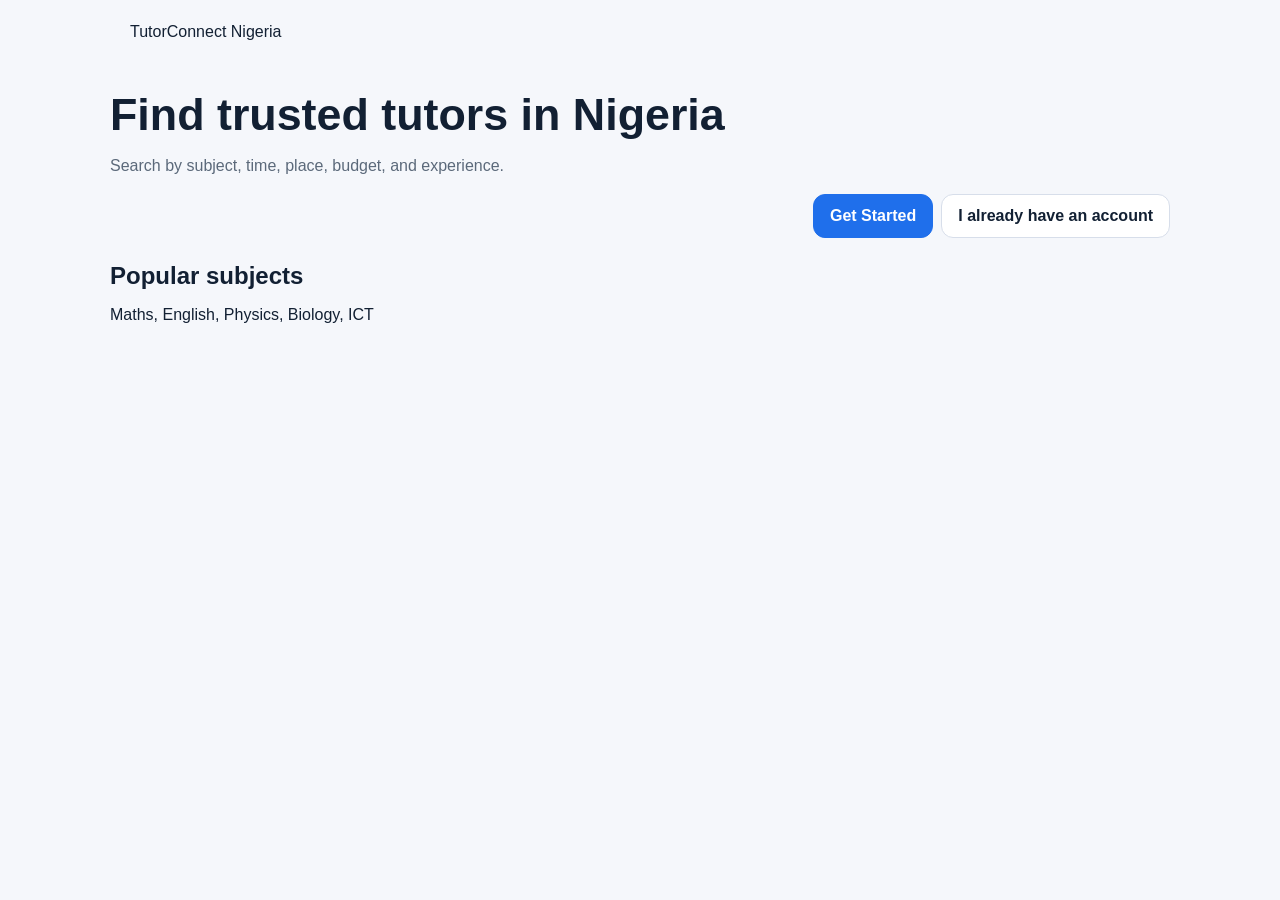
<file: index.html>
<!DOCTYPE html>
<html lang="en">
  <head>
    <meta charset="UTF-8" />
    <meta name="viewport" content="width=device-width, initial-scale=1.0" />
    <title>TutorConnect Nigeria</title>
    <link rel="stylesheet" href="frontend/assets/css/main.css" />
  </head>
  <body>
    <main class="landing-page">
      <header class="site-header">
        <div aria-label="TutorConnect Nigeria logo">TutorConnect Nigeria</div>
      </header>

      <section aria-labelledby="hero-title" class="hero-copy">
        <h1 id="hero-title">Find trusted tutors in Nigeria</h1>
        <p>Search by subject, time, place, budget, and experience.</p>

        <nav aria-label="Main actions" class="action-row role-entry-links">
          <a href="frontend/pages/sign-up.html" class="btn btn-primary">Get Started</a>
          <a href="frontend/pages/log-in.html" class="btn">I already have an account</a>
        </nav>
      </section>

      <section aria-labelledby="popular-subjects-title">
        <h2 id="popular-subjects-title">Popular subjects</h2>
        <p>Maths, English, Physics, Biology, ICT</p>
      </section>
    </main>
  </body>
</html>
</file>
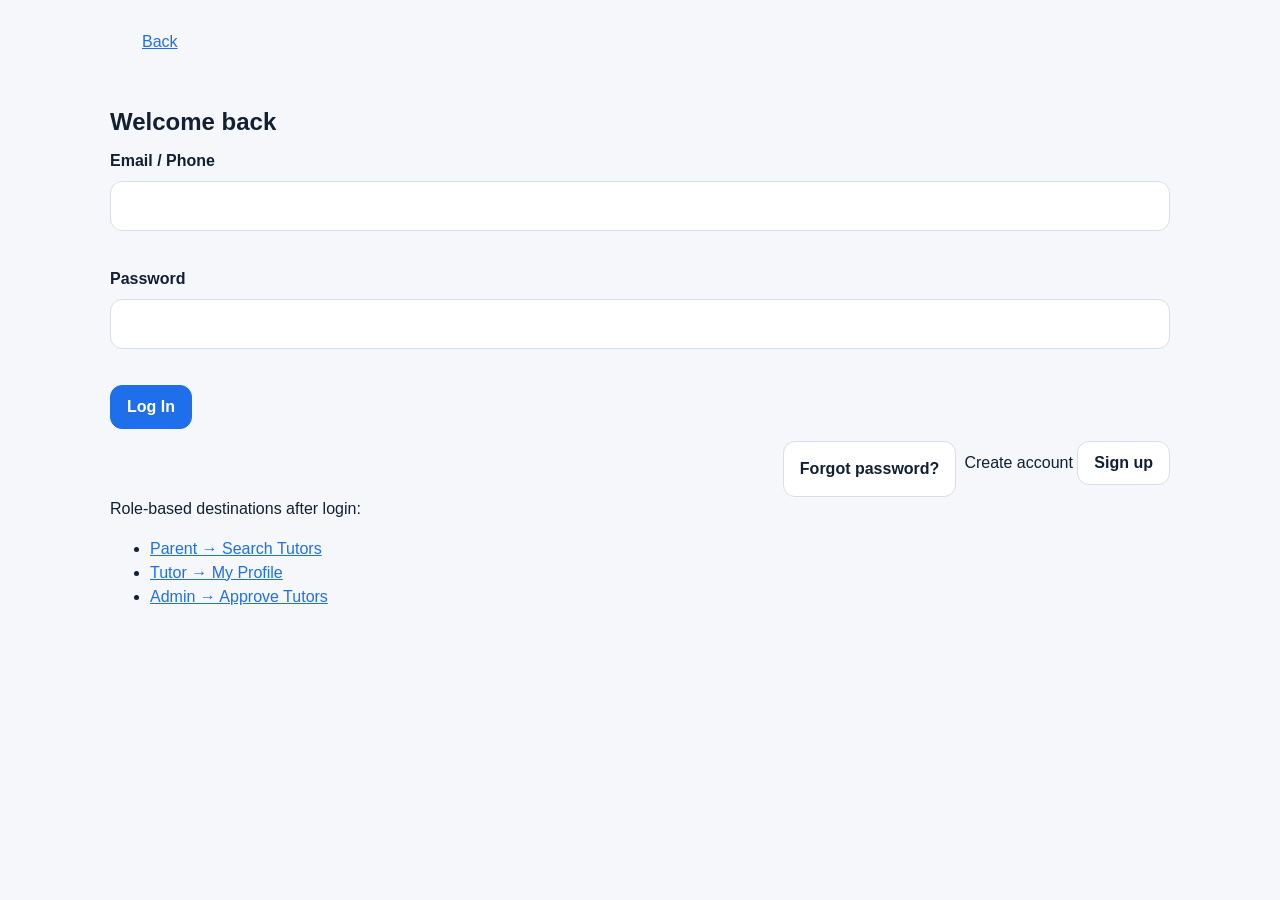
<file: frontend/pages/log-in.html>
<!DOCTYPE html>
<html lang="en">
  <head>
    <meta charset="UTF-8" />
    <meta name="viewport" content="width=device-width, initial-scale=1.0" />
    <title>Log In</title>
    <link rel="stylesheet" href="../assets/css/main.css" />
    <script src="../assets/js/utils.js" defer></script>
    <script src="../assets/js/validation.js" defer></script>
  </head>
  <body>
    <main>
      <header>
        <a href="../index.html" aria-label="Back to landing page">Back</a>
      </header>

      <section aria-labelledby="login-title">
        <h1 id="login-title">Welcome back</h1>

        <form action="#" method="post" data-validation-form>
          <div class="form-field">
            <label for="login-identifier">Email / Phone</label>
            <input id="login-identifier" name="login_identifier" type="text" required />
            <p class="field-error" id="login-identifier-error"></p>
          </div>

          <div class="form-field">
            <label for="login-password">Password</label>
            <input id="login-password" name="password" type="password" required />
            <p class="field-error" id="login-password-error"></p>
          </div>

          <div>
            <button type="submit" class="btn btn-primary">Log In</button>
          </div>

          <p id="form-status" class="form-status" role="status" aria-live="polite"></p>
        </form>

        <nav aria-label="Login options" class="action-row">
          <a href="#" class="btn">Forgot password?</a>
          <p>
            Create account
            <a href="sign-up.html" class="btn">Sign up</a>
          </p>
        </nav>

        <div>
          <p>Role-based destinations after login:</p>
          <ul>
            <li><a href="search-tutors.html">Parent → Search Tutors</a></li>
            <li><a href="tutor/my-profile.html">Tutor → My Profile</a></li>
            <li><a href="admin/approve-tutors.html">Admin → Approve Tutors</a></li>
          </ul>
        </div>
      </section>
    </main>
  </body>
</html>
</file>
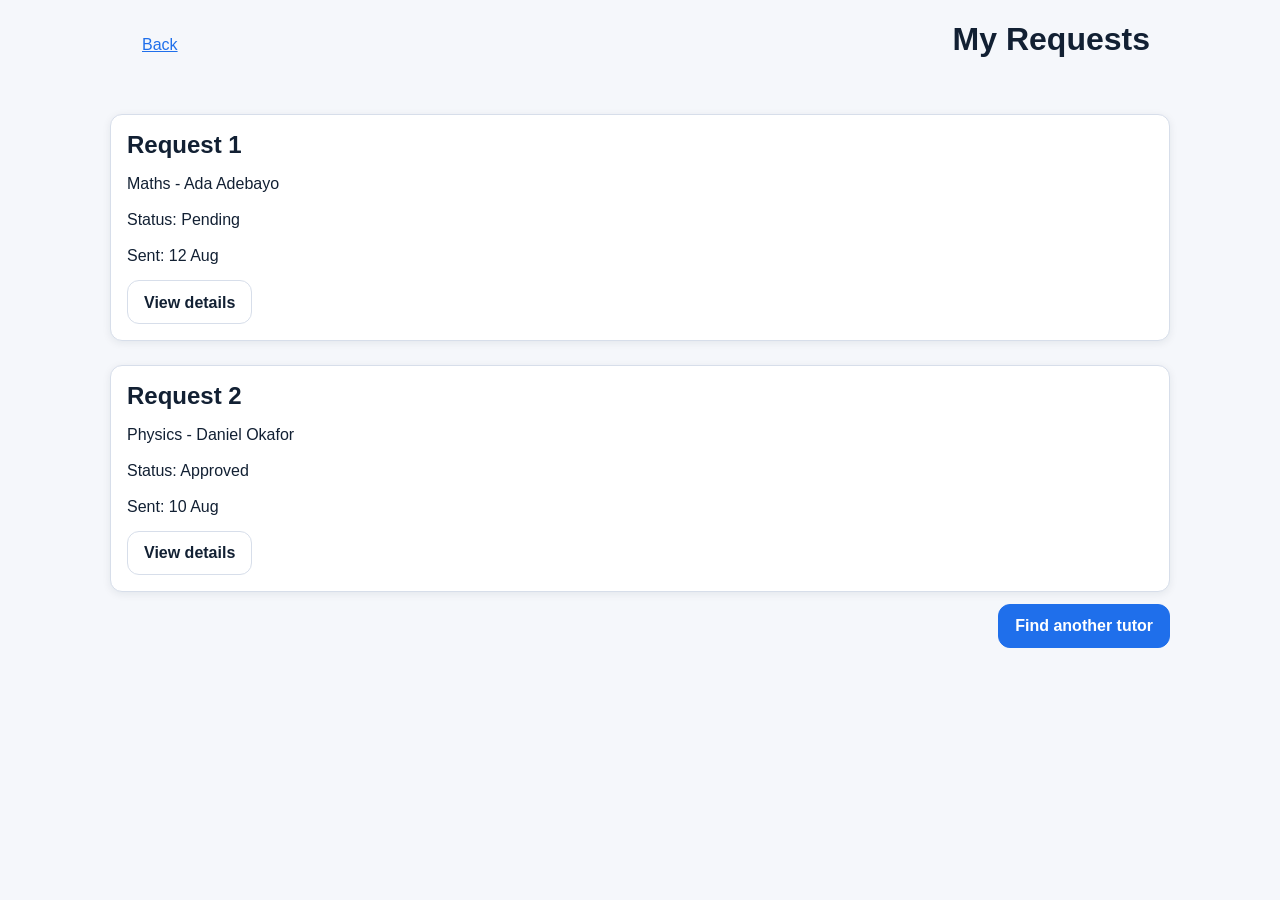
<file: frontend/pages/my-session-requests.html>
<!DOCTYPE html>
<html lang="en">
  <head>
    <meta charset="UTF-8" />
    <meta name="viewport" content="width=device-width, initial-scale=1.0" />
    <title>My Session Requests</title>
    <link rel="stylesheet" href="../assets/css/main.css" />
  </head>
  <body>
    <main>
      <header>
        <a href="search-tutors.html" aria-label="Back to search">Back</a>
        <h1>My Requests</h1>
      </header>

      <section aria-labelledby="request-1-title" class="card">
        <h2 id="request-1-title">Request 1</h2>
        <p>Maths - Ada Adebayo</p>
        <p>Status: Pending</p>
        <p>Sent: 12 Aug</p>
        <a href="my-session-requests.html" class="btn">View details</a>
      </section>

      <section aria-labelledby="request-2-title" class="card">
        <h2 id="request-2-title">Request 2</h2>
        <p>Physics - Daniel Okafor</p>
        <p>Status: Approved</p>
        <p>Sent: 10 Aug</p>
        <a href="my-session-requests.html" class="btn">View details</a>
      </section>

      <nav aria-label="Search for more tutors" class="action-row">
        <a href="search-tutors.html" class="btn btn-primary">Find another tutor</a>
      </nav>
    </main>
  </body>
</html>
</file>
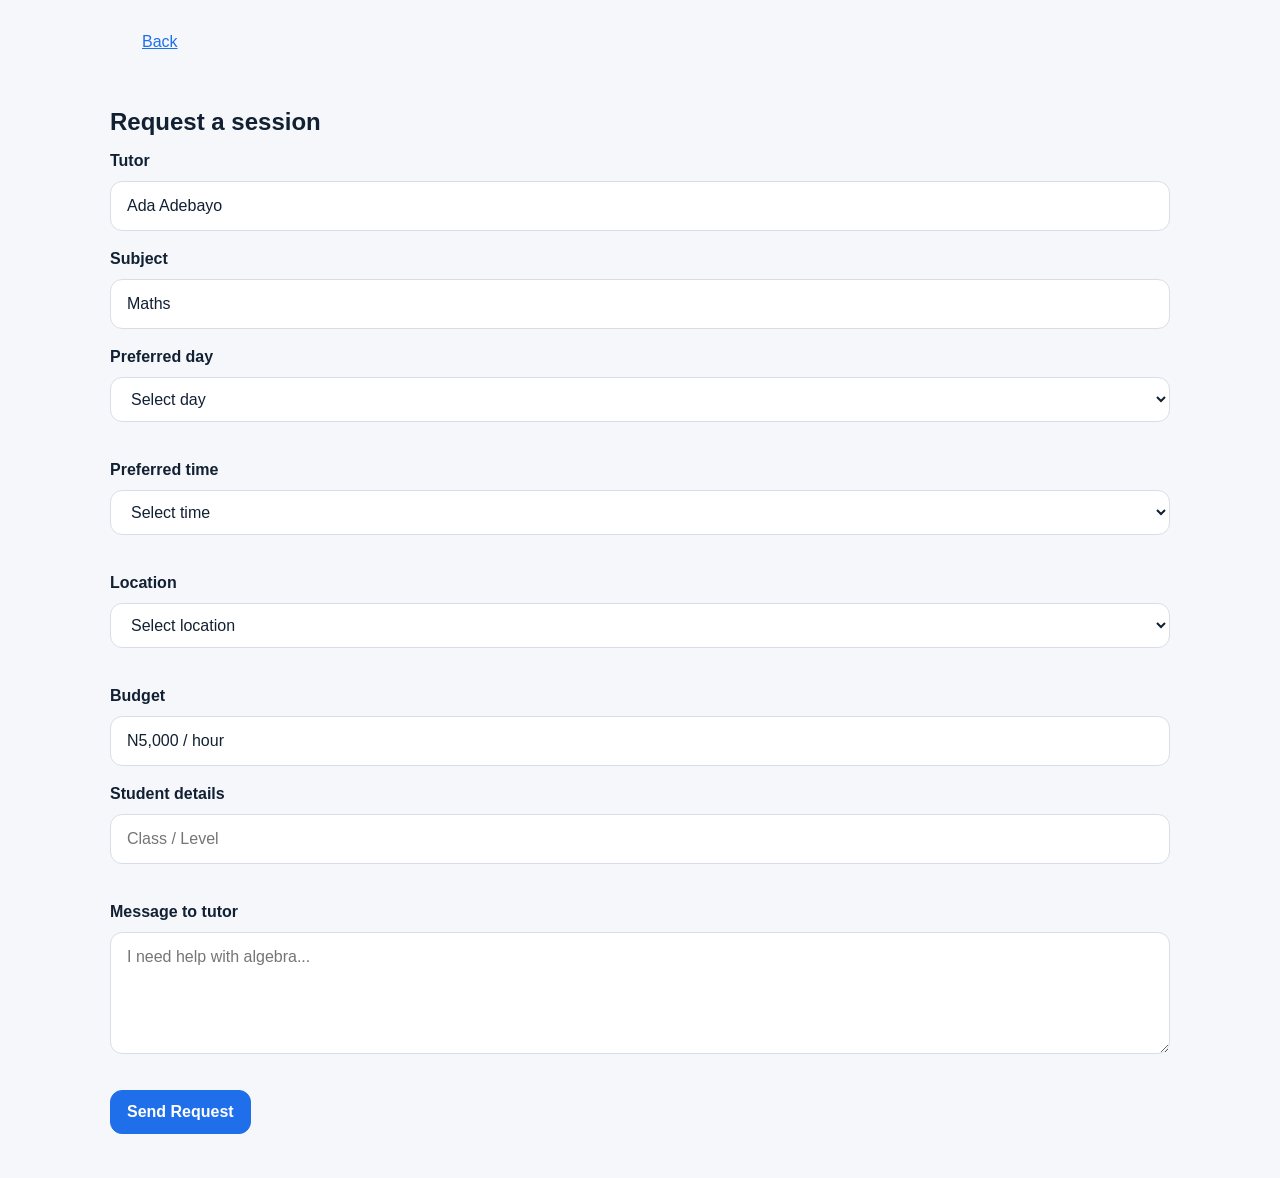
<file: frontend/pages/request-session.html>
<!DOCTYPE html>
<html lang="en">
  <head>
    <meta charset="UTF-8" />
    <meta name="viewport" content="width=device-width, initial-scale=1.0" />
    <title>Request Session</title>
    <link rel="stylesheet" href="../assets/css/main.css" />
    <script src="../assets/js/utils.js" defer></script>
    <script src="../assets/js/validation.js" defer></script>
  </head>
  <body>
    <main>
      <header>
        <a href="tutor-profile.html" aria-label="Back to tutor profile">Back</a>
      </header>

      <section aria-labelledby="request-title">
        <h1 id="request-title">Request a session</h1>

        <form action="my-session-requests.html" method="post" data-validation-form>
          <div class="form-field">
            <label for="tutor-name">Tutor</label>
            <input id="tutor-name" name="tutor_name" type="text" value="Ada Adebayo" readonly />
          </div>

          <div class="form-field">
            <label for="subject-name">Subject</label>
            <input id="subject-name" name="subject_name" type="text" value="Maths" readonly />
          </div>

          <div class="form-field">
            <label for="preferred-day">Preferred day</label>
            <select id="preferred-day" name="preferred_day" required>
              <option value="">Select day</option>
              <option>Monday</option>
              <option>Tuesday</option>
              <option>Wednesday</option>
              <option>Thursday</option>
              <option>Friday</option>
            </select>
            <p class="field-error" id="preferred-day-error"></p>
          </div>

          <div class="form-field">
            <label for="preferred-time">Preferred time</label>
            <select id="preferred-time" name="preferred_time" required>
              <option value="">Select time</option>
              <option>4:00 PM</option>
              <option>5:00 PM</option>
              <option>6:00 PM</option>
              <option>7:00 PM</option>
            </select>
            <p class="field-error" id="preferred-time-error"></p>
          </div>

          <div class="form-field">
            <label for="location">Location</label>
            <select id="location" name="location" required>
              <option value="">Select location</option>
              <option>Online</option>
              <option>Home</option>
              <option>School</option>
            </select>
            <p class="field-error" id="location-error"></p>
          </div>

          <div class="form-field">
            <label for="budget">Budget</label>
            <input id="budget" name="budget" type="text" value="N5,000 / hour" readonly />
          </div>

          <div class="form-field">
            <label for="student-level">Student details</label>
            <input id="student-level" name="student_level" type="text" placeholder="Class / Level" required />
            <p class="field-error" id="student-level-error"></p>
          </div>

          <div class="form-field">
            <label for="message">Message to tutor</label>
            <textarea id="message" name="message" rows="4" placeholder="I need help with algebra..." required></textarea>
            <p class="field-error" id="message-error"></p>
          </div>

          <button type="submit" class="btn btn-primary">Send Request</button>
          <p id="form-status" class="form-status" role="status" aria-live="polite"></p>
        </form>
      </section>
    </main>
  </body>
</html>
</file>
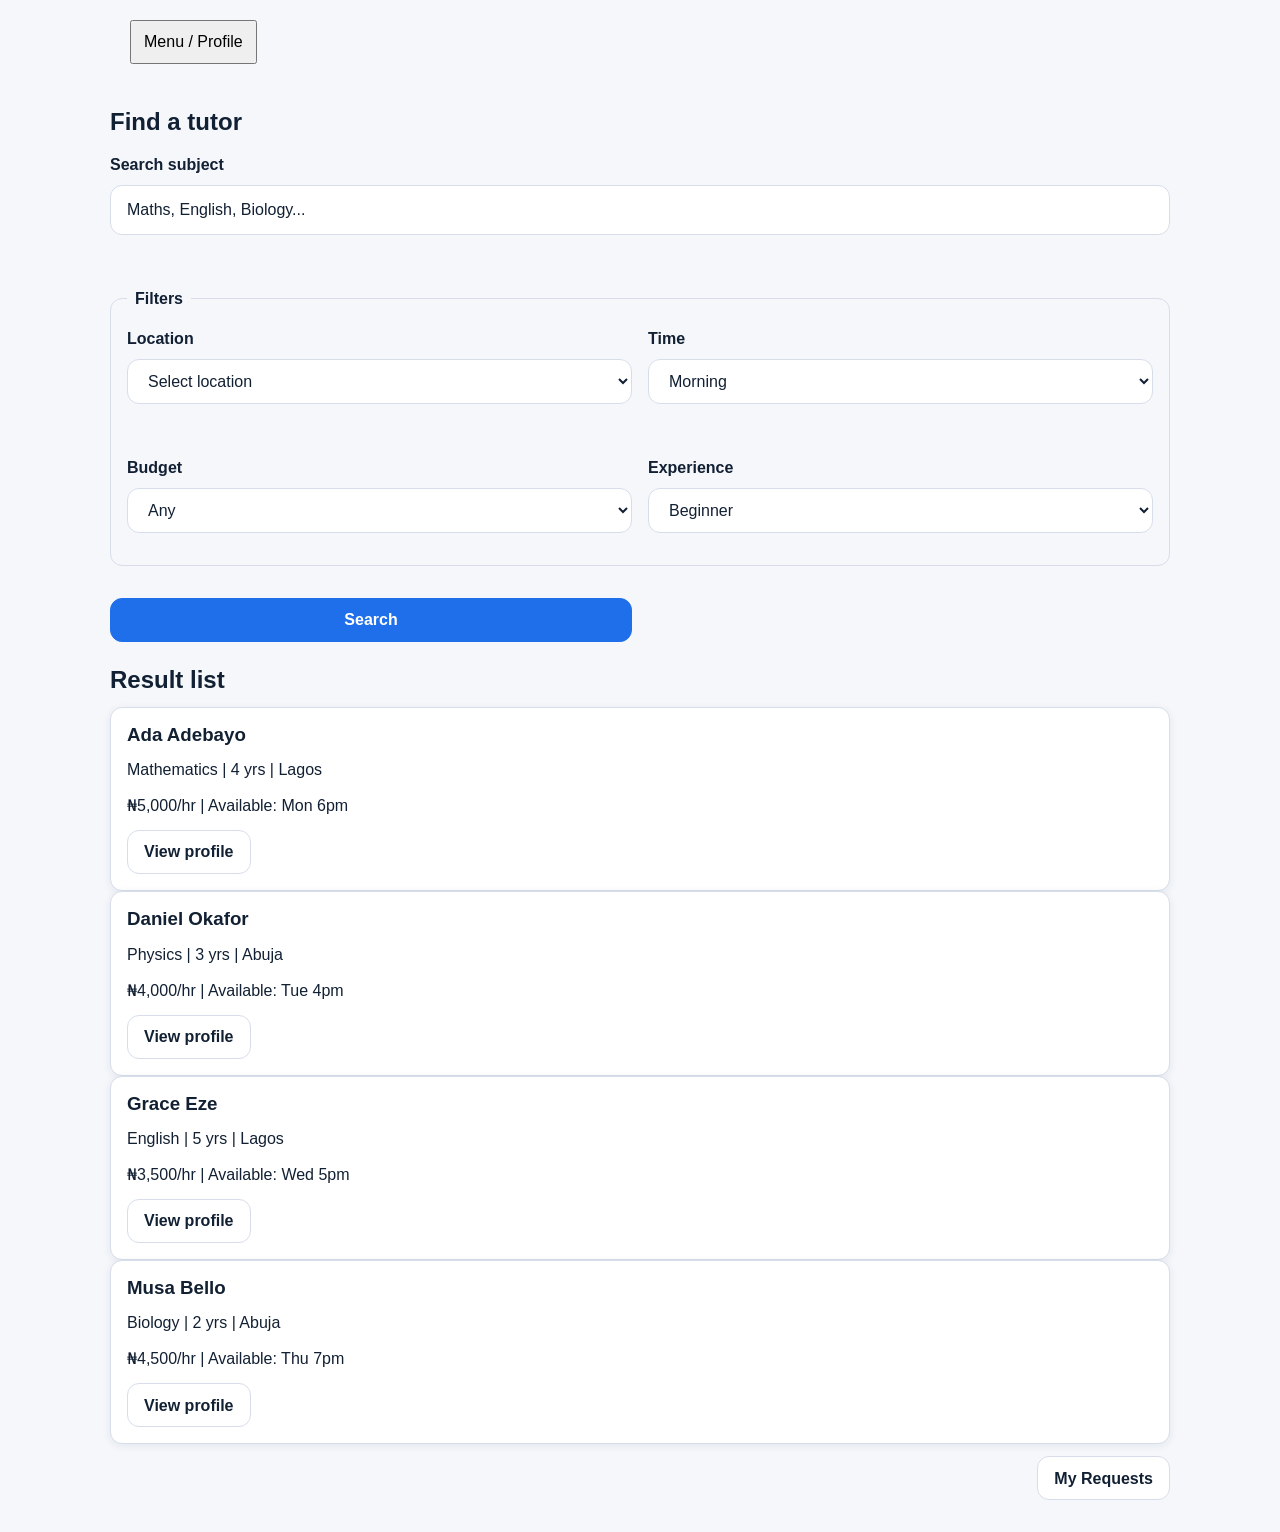
<file: frontend/pages/search-tutors.html>
<!DOCTYPE html>
<html lang="en">
  <head>
    <meta charset="UTF-8" />
    <meta name="viewport" content="width=device-width, initial-scale=1.0" />
    <title>Search Tutors</title>
    <link rel="stylesheet" href="../assets/css/main.css" />
    <script src="../assets/js/utils.js" defer></script>
    <script src="../assets/js/validation.js" defer></script>
    <script src="../assets/js/search.js" defer></script>
  </head>
  <body>
    <main class="search-page">
      <header class="site-header">
        <button type="button" aria-label="Open menu">Menu / Profile</button>
      </header>

      <section aria-labelledby="search-title">
        <h1 id="search-title">Find a tutor</h1>

        <form action="#" method="get" data-validation-form data-search-form>
          <div class="form-field">
            <label for="subject">Search subject</label>
            <input
              id="subject"
              name="subject"
              type="text"
              value="Maths, English, Biology..."
              aria-label="Search subject"
            />
            <p class="field-error" id="subject-error"></p>
          </div>

          <fieldset>
            <legend>Filters</legend>

            <div class="form-field">
              <label for="location">Location</label>
              <select id="location" name="location">
                <option value="">Select location</option>
                <option>Any</option>
                <option>Lagos</option>
                <option>Abuja</option>
              </select>
              <p class="field-error" id="location-error"></p>
            </div>

            <div class="form-field">
              <label for="time">Time</label>
              <select id="time" name="time">
                <option>Morning</option>
                <option>Evening</option>
              </select>
            </div>

            <div class="form-field">
              <label for="budget">Budget</label>
              <select id="budget" name="budget">
                <option>Any</option>
                <option>2k-5k</option>
                <option>5k+</option>
              </select>
            </div>

            <div class="form-field">
              <label for="experience">Experience</label>
              <select id="experience" name="experience">
                <option>Beginner</option>
                <option>Expert</option>
              </select>
            </div>
          </fieldset>

          <button type="submit" class="btn btn-primary">Search</button>
          <p id="form-status" class="form-status" role="status" aria-live="polite"></p>
        </form>
      </section>

      <section aria-labelledby="results-title">
        <h2 id="results-title">Result list</h2>
        <div id="results-list" aria-live="polite"></div>
      </section>

      <nav aria-label="My requests navigation" class="action-row">
        <a href="my-session-requests.html" class="btn">My Requests</a>
      </nav>
    </main>
  </body>
</html>
</file>
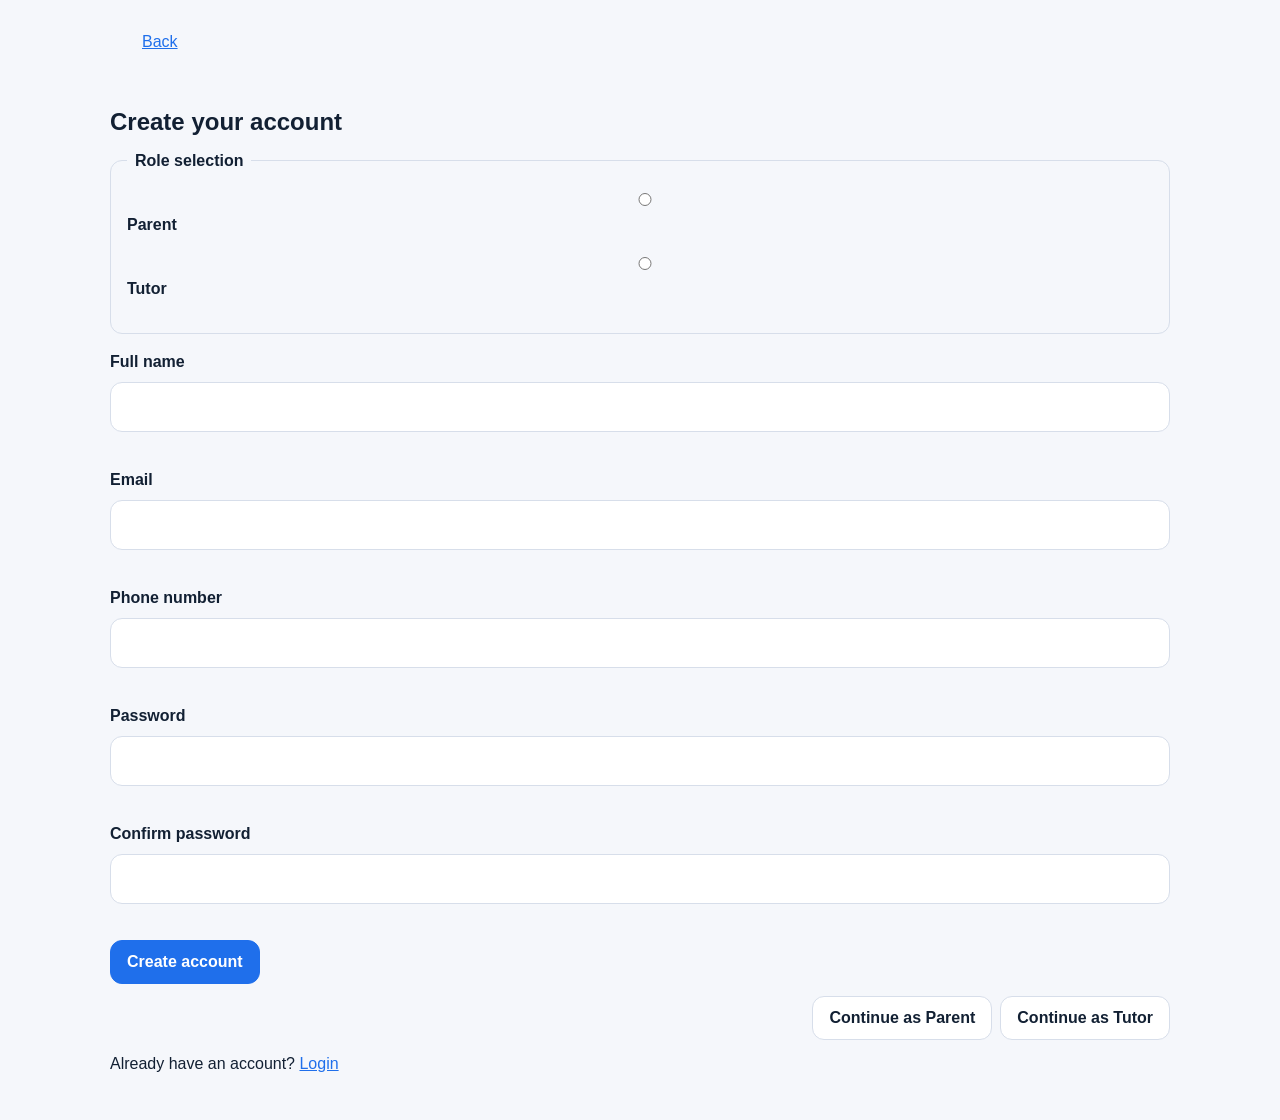
<file: frontend/pages/sign-up.html>
<!DOCTYPE html>
<html lang="en">
  <head>
    <meta charset="UTF-8" />
    <meta name="viewport" content="width=device-width, initial-scale=1.0" />
    <title>Sign Up</title>
    <link rel="stylesheet" href="../assets/css/main.css" />
    <script src="../assets/js/utils.js" defer></script>
    <script src="../assets/js/validation.js" defer></script>
  </head>
  <body>
    <main>
      <header>
        <a href="../index.html" aria-label="Back to landing page">Back</a>
      </header>

      <section aria-labelledby="signup-title">
        <h1 id="signup-title">Create your account</h1>

        <form action="#" method="post" data-validation-form>
          <fieldset>
            <legend>Role selection</legend>

            <div class="form-field">
              <label>
                <input type="radio" name="role" value="parent" required />
                Parent
              </label>
            </div>

            <div class="form-field">
              <label>
                <input type="radio" name="role" value="tutor" />
                Tutor
              </label>
            </div>

            <p class="field-error" id="role-error"></p>
          </fieldset>

          <div class="form-field">
            <label for="full-name">Full name</label>
            <input id="full-name" name="full_name" type="text" required />
            <p class="field-error" id="full-name-error"></p>
          </div>

          <div class="form-field">
            <label for="email">Email</label>
            <input id="email" name="email" type="email" required />
            <p class="field-error" id="email-error"></p>
          </div>

          <div class="form-field">
            <label for="phone">Phone number</label>
            <input id="phone" name="phone" type="tel" required />
            <p class="field-error" id="phone-error"></p>
          </div>

          <div class="form-field">
            <label for="password">Password</label>
            <input id="password" name="password" type="password" required />
            <p class="field-error" id="password-error"></p>
          </div>

          <div class="form-field">
            <label for="confirm-password">Confirm password</label>
            <input id="confirm-password" name="confirm_password" type="password" required />
            <p class="field-error" id="confirm-password-error"></p>
          </div>

          <div>
            <button type="submit" class="btn btn-primary">Create account</button>
          </div>

          <p id="form-status" class="form-status" role="status" aria-live="polite"></p>
        </form>

        <nav aria-label="Role entry links" class="action-row">
          <p><a href="search-tutors.html" class="btn">Continue as Parent</a></p>
          <p><a href="tutor/my-profile.html" class="btn">Continue as Tutor</a></p>
        </nav>

        <p>
          Already have an account?
          <a href="log-in.html">Login</a>
        </p>
      </section>
    </main>
  </body>
</html>
</file>
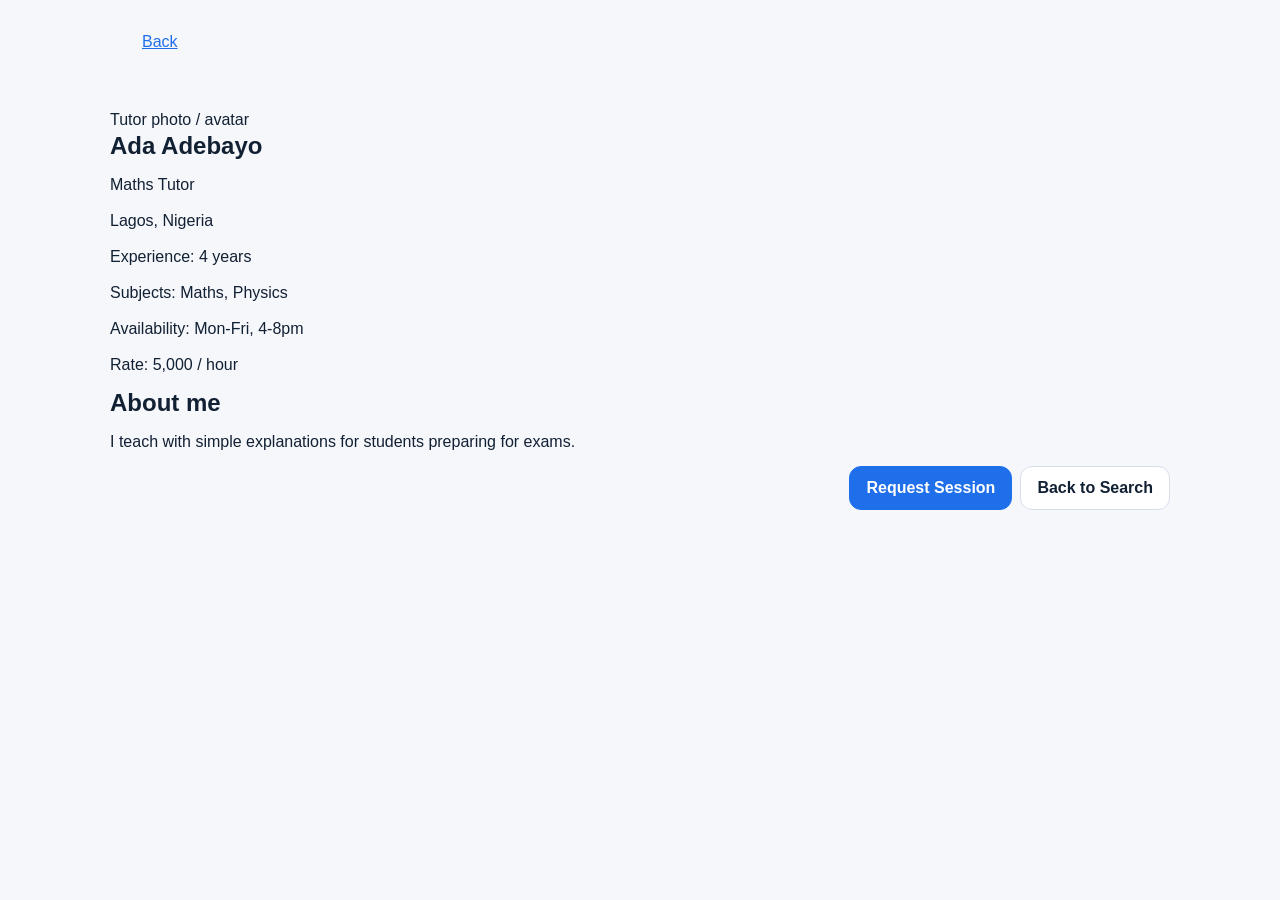
<file: frontend/pages/tutor-profile.html>
<!DOCTYPE html>
<html lang="en">
  <head>
    <meta charset="UTF-8" />
    <meta name="viewport" content="width=device-width, initial-scale=1.0" />
    <title>Tutor Profile</title>
    <link rel="stylesheet" href="../assets/css/main.css" />
  </head>
  <body>
    <main>
      <header>
        <a href="search-tutors.html" aria-label="Back to search">Back</a>
      </header>

      <section aria-labelledby="tutor-profile-title">
        <div aria-label="Tutor photo">Tutor photo / avatar</div>

        <h1 id="tutor-profile-title">Ada Adebayo</h1>
        <p>Maths Tutor</p>
        <p>Lagos, Nigeria</p>
        <p>Experience: 4 years</p>
        <p>Subjects: Maths, Physics</p>
        <p>Availability: Mon-Fri, 4-8pm</p>
        <p>Rate: 5,000 / hour</p>

        <section aria-labelledby="about-title">
          <h2 id="about-title">About me</h2>
          <p>I teach with simple explanations for students preparing for exams.</p>
        </section>

        <nav aria-label="Tutor actions" class="action-row">
          <a href="request-session.html" class="btn btn-primary">Request Session</a>
          <a href="search-tutors.html" class="btn">Back to Search</a>
        </nav>
      </section>
    </main>
  </body>
</html>
</file>
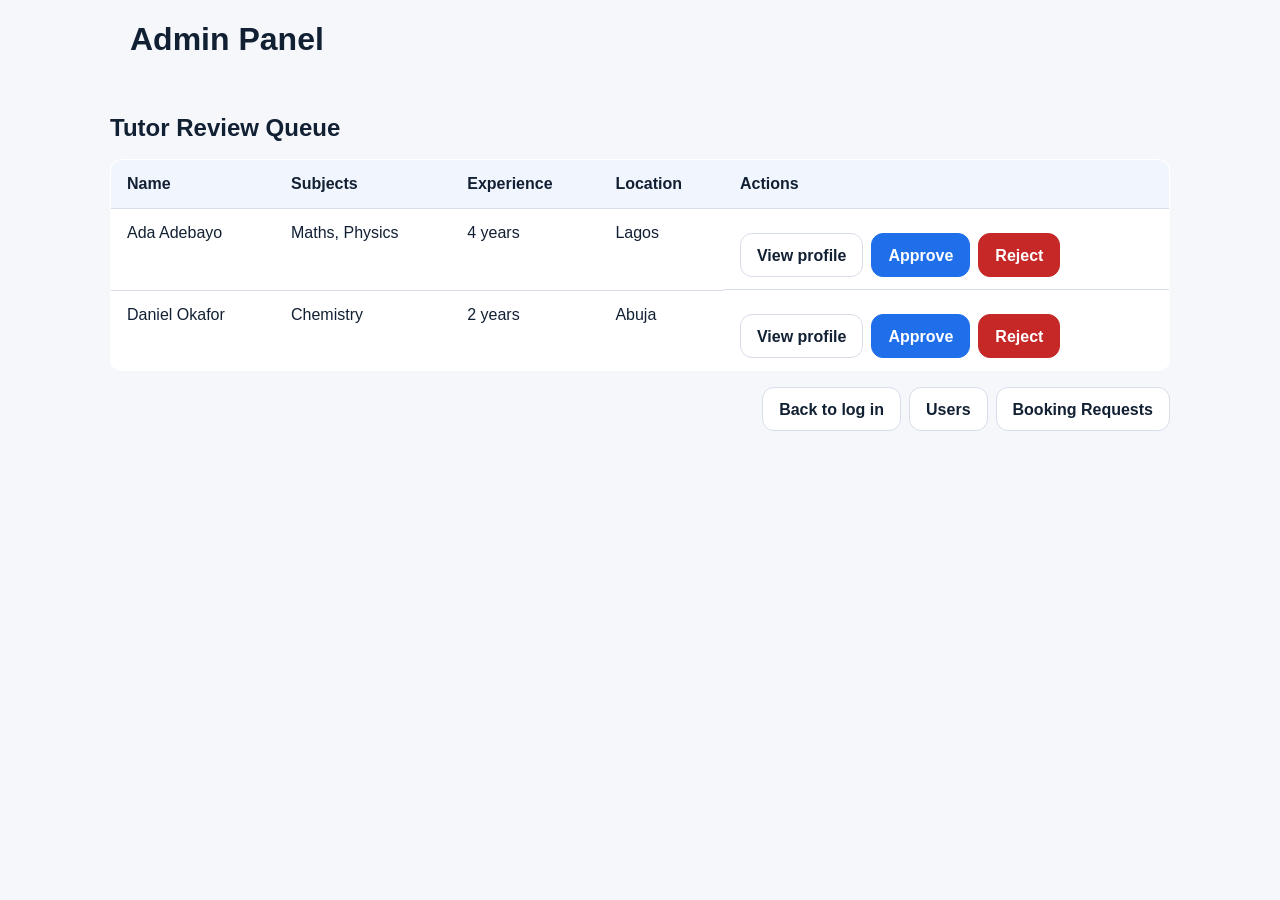
<file: frontend/pages/admin/approve-tutors.html>
<!DOCTYPE html>
<html lang="en">
  <head>
    <meta charset="UTF-8" />
    <meta name="viewport" content="width=device-width, initial-scale=1.0" />
    <title>Admin Approve Tutors</title>
    <link rel="stylesheet" href="../../assets/css/main.css" />
    <script src="../../assets/js/utils.js" defer></script>
    <script src="../../assets/js/admin.js" defer></script>
  </head>
  <body>
    <main class="admin-page">
      <header>
        <h1>Admin Panel</h1>
      </header>

      <section aria-labelledby="review-title">
        <h2 id="review-title">Tutor Review Queue</h2>
        <p id="admin-status" aria-live="polite"></p>

        <div class="table-wrap">
          <table class="data-table">
            <thead>
              <tr>
                <th>Name</th>
                <th>Subjects</th>
                <th>Experience</th>
                <th>Location</th>
                <th>Actions</th>
              </tr>
            </thead>
            <tbody>
              <tr data-row-status>
                <td>Ada Adebayo</td>
                <td>Maths, Physics</td>
                <td>4 years</td>
                <td>Lagos</td>
                <td class="action-row">
                  <a href="approve-tutors.html" class="btn">View profile</a>
                  <a href="approve-tutors.html" class="btn btn-primary" data-action="approve">Approve</a>
                  <a href="approve-tutors.html" class="btn btn-danger" data-action="reject">Reject</a>
                </td>
              </tr>
              <tr data-row-status>
                <td>Daniel Okafor</td>
                <td>Chemistry</td>
                <td>2 years</td>
                <td>Abuja</td>
                <td class="action-row">
                  <a href="approve-tutors.html" class="btn">View profile</a>
                  <a href="approve-tutors.html" class="btn btn-primary" data-action="approve">Approve</a>
                  <a href="approve-tutors.html" class="btn btn-danger" data-action="reject">Reject</a>
                </td>
              </tr>
            </tbody>
          </table>
        </div>
      </section>

      <nav aria-label="Admin navigation" class="action-row">
        <a href="../log-in.html" class="btn">Back to log in</a>
        <a href="users.html" class="btn">Users</a>
        <a href="booking-requests.html" class="btn">Booking Requests</a>
      </nav>
    </main>
  </body>
</html>
</file>
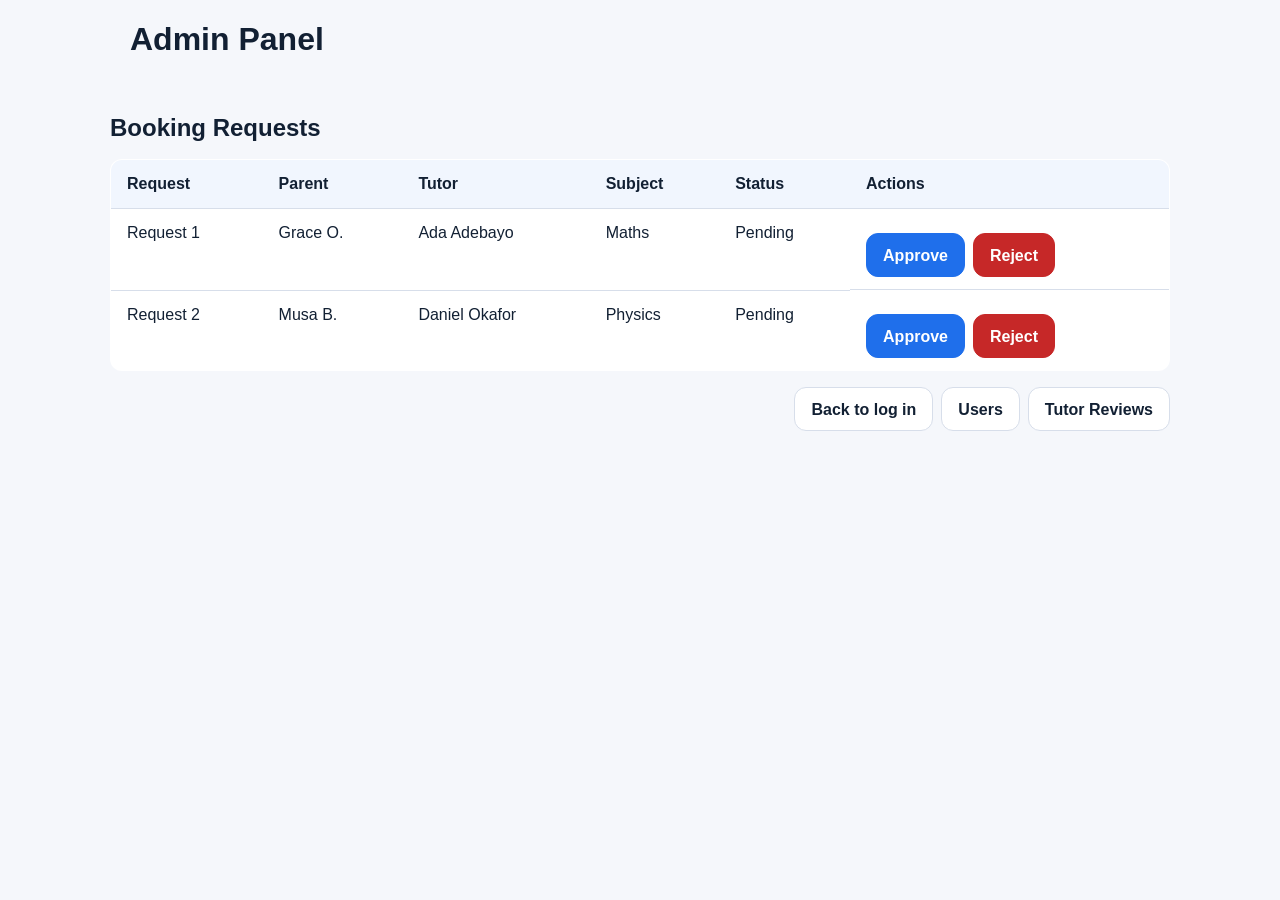
<file: frontend/pages/admin/booking-requests.html>
<!DOCTYPE html>
<html lang="en">
  <head>
    <meta charset="UTF-8" />
    <meta name="viewport" content="width=device-width, initial-scale=1.0" />
    <title>Admin Booking Requests</title>
    <link rel="stylesheet" href="../../assets/css/main.css" />
    <script src="../../assets/js/utils.js" defer></script>
    <script src="../../assets/js/admin.js" defer></script>
  </head>
  <body>
    <main class="admin-page">
      <header>
        <h1>Admin Panel</h1>
      </header>

      <section aria-labelledby="booking-title">
        <h2 id="booking-title">Booking Requests</h2>

        <div class="table-wrap">
          <table class="data-table">
            <thead>
              <tr>
                <th>Request</th>
                <th>Parent</th>
                <th>Tutor</th>
                <th>Subject</th>
                <th>Status</th>
                <th>Actions</th>
              </tr>
            </thead>
            <tbody>
              <tr>
                <td>Request 1</td>
                <td>Grace O.</td>
                <td>Ada Adebayo</td>
                <td>Maths</td>
                <td>Pending</td>
                <td class="action-row">
                  <a href="booking-requests.html" class="btn btn-primary">Approve</a>
                  <a href="booking-requests.html" class="btn btn-danger">Reject</a>
                </td>
              </tr>
              <tr>
                <td>Request 2</td>
                <td>Musa B.</td>
                <td>Daniel Okafor</td>
                <td>Physics</td>
                <td>Pending</td>
                <td class="action-row">
                  <a href="booking-requests.html" class="btn btn-primary">Approve</a>
                  <a href="booking-requests.html" class="btn btn-danger">Reject</a>
                </td>
              </tr>
            </tbody>
          </table>
        </div>
      </section>

      <nav aria-label="Admin navigation" class="action-row">
        <a href="../log-in.html" class="btn">Back to log in</a>
        <a href="users.html" class="btn">Users</a>
        <a href="approve-tutors.html" class="btn">Tutor Reviews</a>
      </nav>
    </main>
  </body>
</html>
</file>
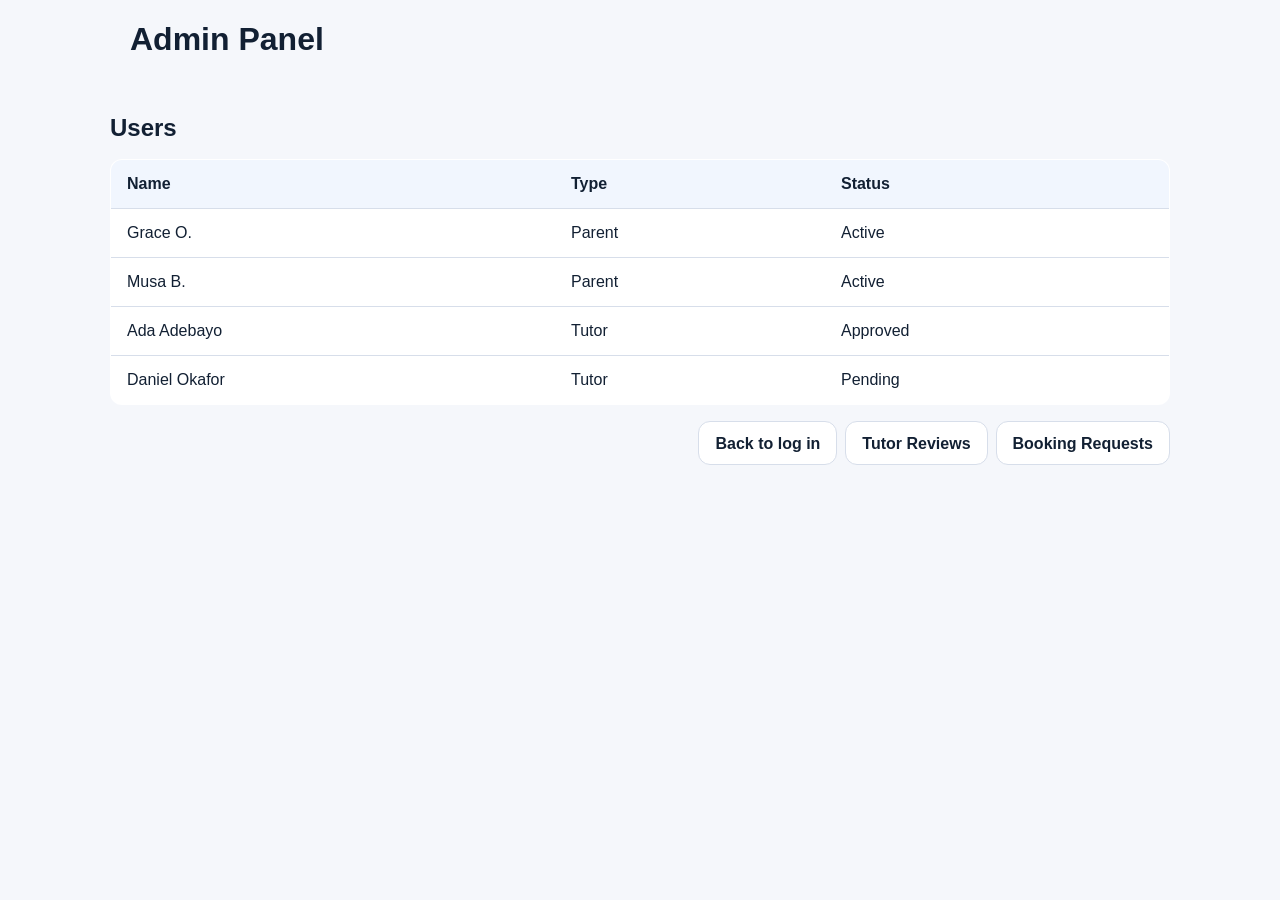
<file: frontend/pages/admin/users.html>
<!DOCTYPE html>
<html lang="en">
  <head>
    <meta charset="UTF-8" />
    <meta name="viewport" content="width=device-width, initial-scale=1.0" />
    <title>Admin Users</title>
    <link rel="stylesheet" href="../../assets/css/main.css" />
  </head>
  <body>
    <main class="admin-page">
      <header>
        <h1>Admin Panel</h1>
      </header>

      <section aria-labelledby="users-title">
        <h2 id="users-title">Users</h2>

        <div class="table-wrap">
          <table class="data-table">
            <thead>
              <tr>
                <th>Name</th>
                <th>Type</th>
                <th>Status</th>
              </tr>
            </thead>
            <tbody>
              <tr>
                <td>Grace O.</td>
                <td>Parent</td>
                <td>Active</td>
              </tr>
              <tr>
                <td>Musa B.</td>
                <td>Parent</td>
                <td>Active</td>
              </tr>
              <tr>
                <td>Ada Adebayo</td>
                <td>Tutor</td>
                <td>Approved</td>
              </tr>
              <tr>
                <td>Daniel Okafor</td>
                <td>Tutor</td>
                <td>Pending</td>
              </tr>
            </tbody>
          </table>
        </div>
      </section>

      <nav aria-label="Admin navigation" class="action-row">
        <a href="../log-in.html" class="btn">Back to log in</a>
        <a href="approve-tutors.html" class="btn">Tutor Reviews</a>
        <a href="booking-requests.html" class="btn">Booking Requests</a>
      </nav>
    </main>
  </body>
</html>
</file>
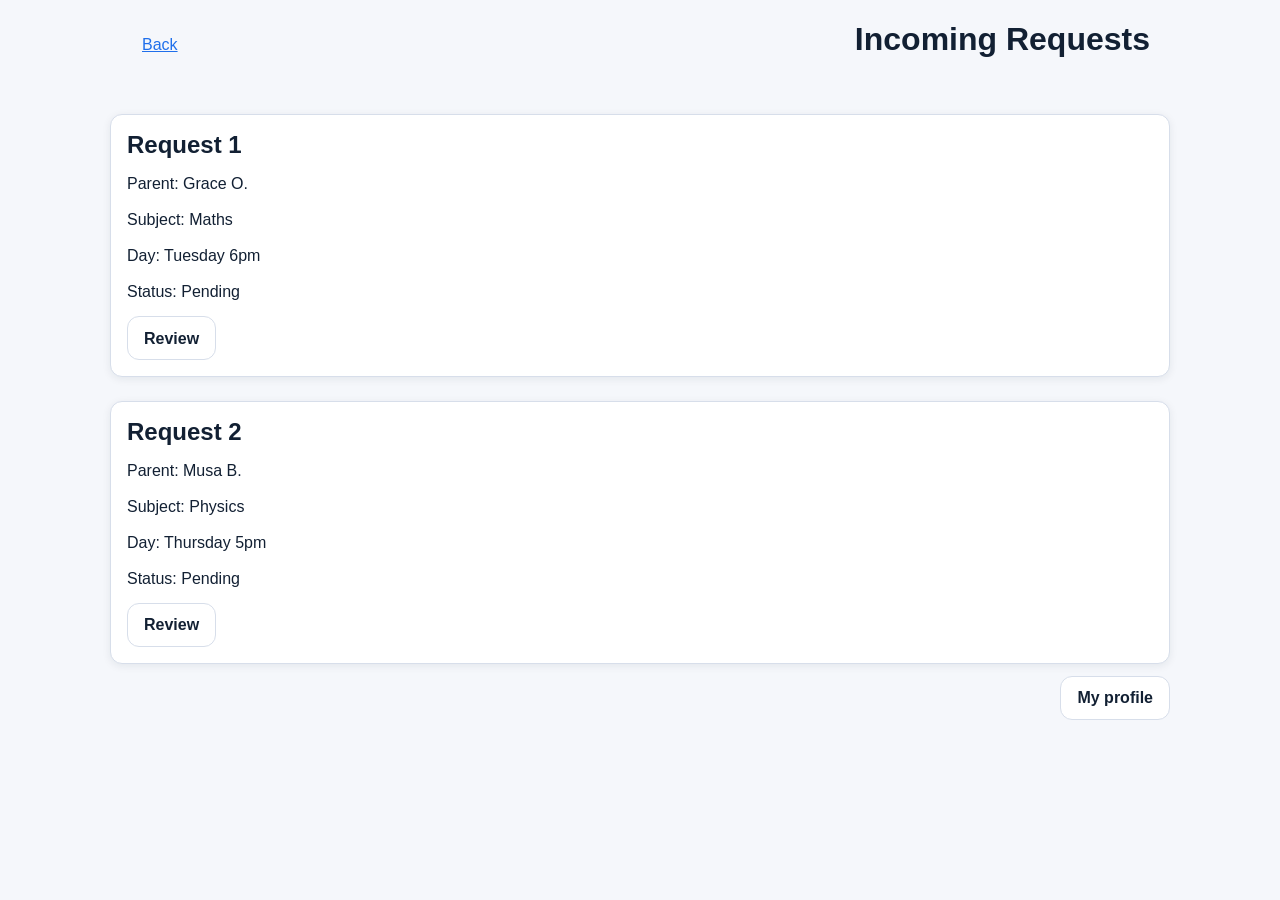
<file: frontend/pages/tutor/incoming-requests.html>
<!DOCTYPE html>
<html lang="en">
  <head>
    <meta charset="UTF-8" />
    <meta name="viewport" content="width=device-width, initial-scale=1.0" />
    <title>Incoming Requests</title>
    <link rel="stylesheet" href="../../assets/css/main.css" />
  </head>
  <body>
    <main>
      <header>
        <a href="my-profile.html" aria-label="Back to my profile">Back</a>
        <h1>Incoming Requests</h1>
      </header>

      <section aria-labelledby="request-1-title" class="card">
        <h2 id="request-1-title">Request 1</h2>
        <p>Parent: Grace O.</p>
        <p>Subject: Maths</p>
        <p>Day: Tuesday 6pm</p>
        <p>Status: Pending</p>
        <a href="incoming-requests.html" class="btn">Review</a>
      </section>

      <section aria-labelledby="request-2-title" class="card">
        <h2 id="request-2-title">Request 2</h2>
        <p>Parent: Musa B.</p>
        <p>Subject: Physics</p>
        <p>Day: Thursday 5pm</p>
        <p>Status: Pending</p>
        <a href="incoming-requests.html" class="btn">Review</a>
      </section>

      <nav aria-label="My profile navigation" class="action-row">
        <a href="my-profile.html" class="btn">My profile</a>
      </nav>
    </main>
  </body>
</html>
</file>
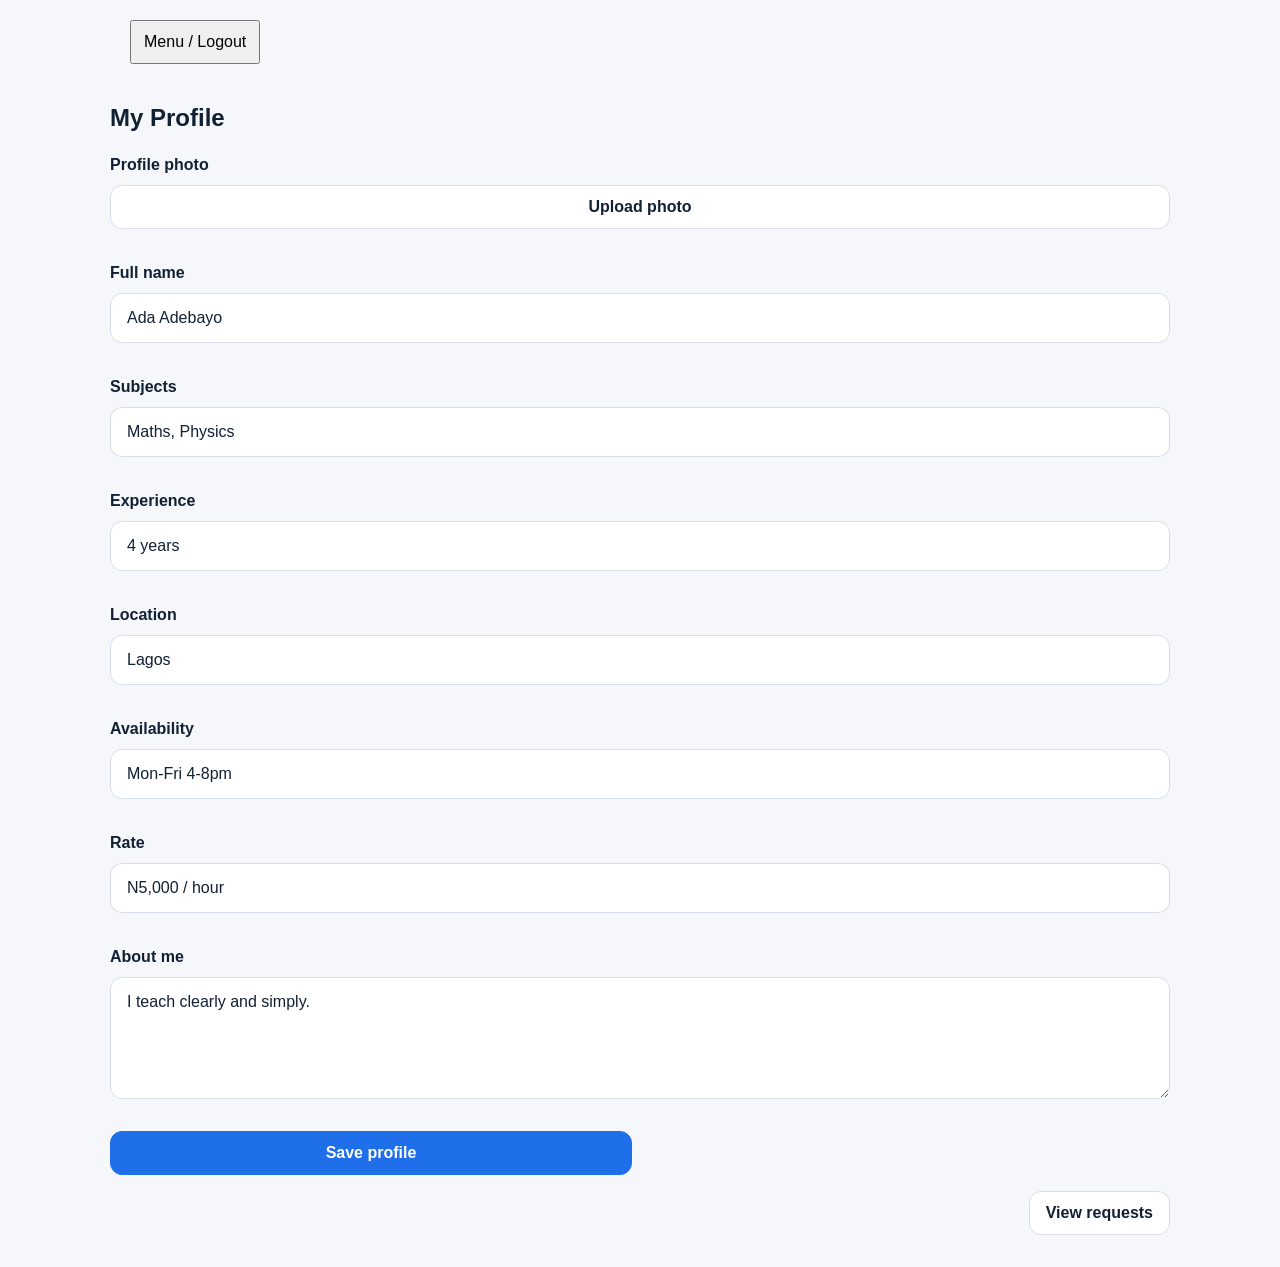
<file: frontend/pages/tutor/my-profile.html>
<!DOCTYPE html>
<html lang="en">
  <head>
    <meta charset="UTF-8" />
    <meta name="viewport" content="width=device-width, initial-scale=1.0" />
    <title>Tutor My Profile</title>
    <link rel="stylesheet" href="../../assets/css/main.css" />
    <script src="../../assets/js/utils.js" defer></script>
    <script src="../../assets/js/validation.js" defer></script>
  </head>
  <body>
    <main class="profile-page">
      <header>
        <button type="button" aria-label="Open menu">Menu / Logout</button>
      </header>

      <section aria-labelledby="profile-title">
        <h1 id="profile-title">My Profile</h1>

        <form action="#" method="post" data-validation-form>
          <div class="form-field">
            <label>Profile photo</label>
            <button type="button" class="btn">Upload photo</button>
          </div>

          <div class="form-field">
            <label for="full-name">Full name</label>
            <input id="full-name" name="full_name" type="text" value="Ada Adebayo" />
          </div>

          <div class="form-field">
            <label for="subjects">Subjects</label>
            <input id="subjects" name="subjects" type="text" value="Maths, Physics" />
          </div>

          <div class="form-field">
            <label for="experience">Experience</label>
            <input id="experience" name="experience" type="text" value="4 years" />
          </div>

          <div class="form-field">
            <label for="location">Location</label>
            <input id="location" name="location" type="text" value="Lagos" />
          </div>

          <div class="form-field">
            <label for="availability">Availability</label>
            <input id="availability" name="availability" type="text" value="Mon-Fri 4-8pm" />
          </div>

          <div class="form-field">
            <label for="rate">Rate</label>
            <input id="rate" name="rate" type="text" value="N5,000 / hour" />
          </div>

          <div class="form-field">
            <label for="about-me">About me</label>
            <textarea id="about-me" name="about_me" rows="4">I teach clearly and simply.</textarea>
          </div>

          <button type="submit" class="btn btn-primary">Save profile</button>
        </form>

        <nav aria-label="Tutor profile actions" class="action-row">
          <a href="incoming-requests.html" class="btn">View requests</a>
        </nav>
      </section>
    </main>
  </body>
</html>
</file>
<file: frontend/assets/css/main.css>
@import url("variables.css");
@import url("base.css");
@import url("layout.css");
@import url("components.css");
@import url("pages.css");
@import url("responsive.css");
@import url("motion.css");
</file>
